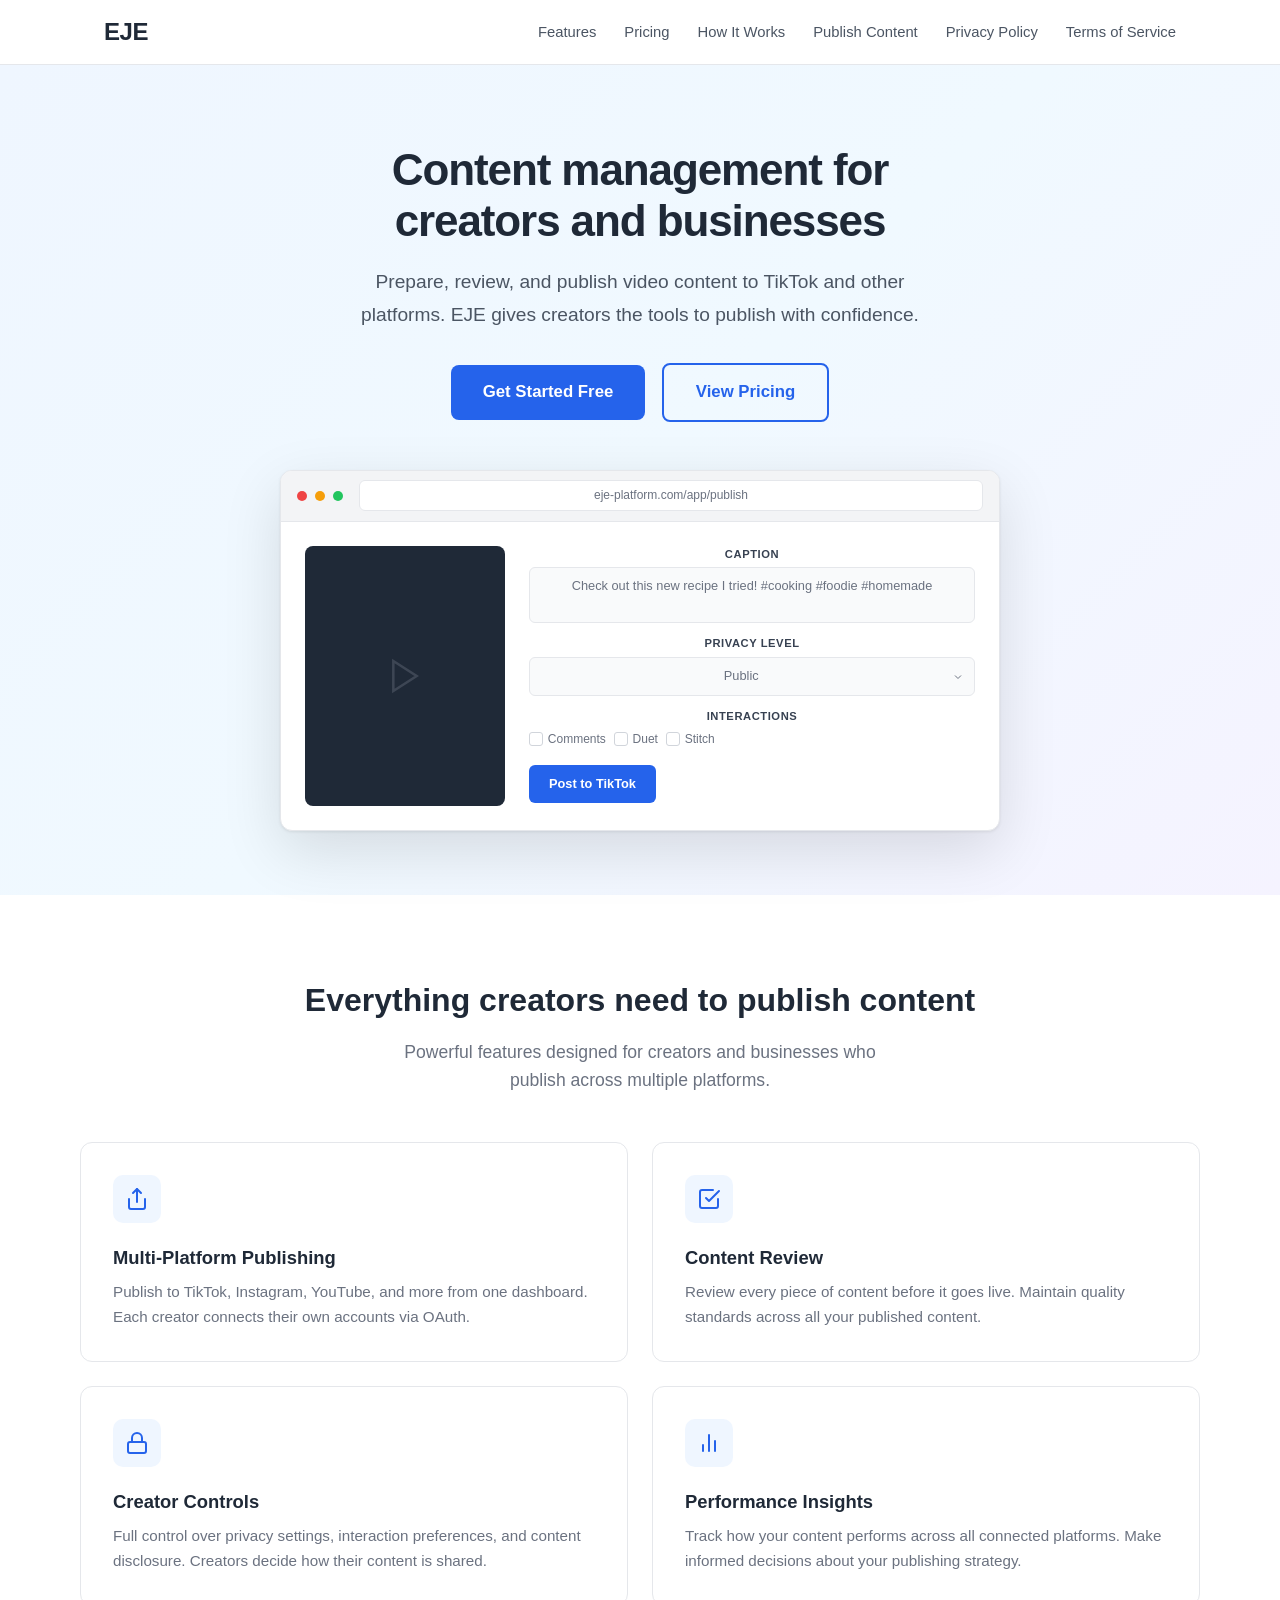
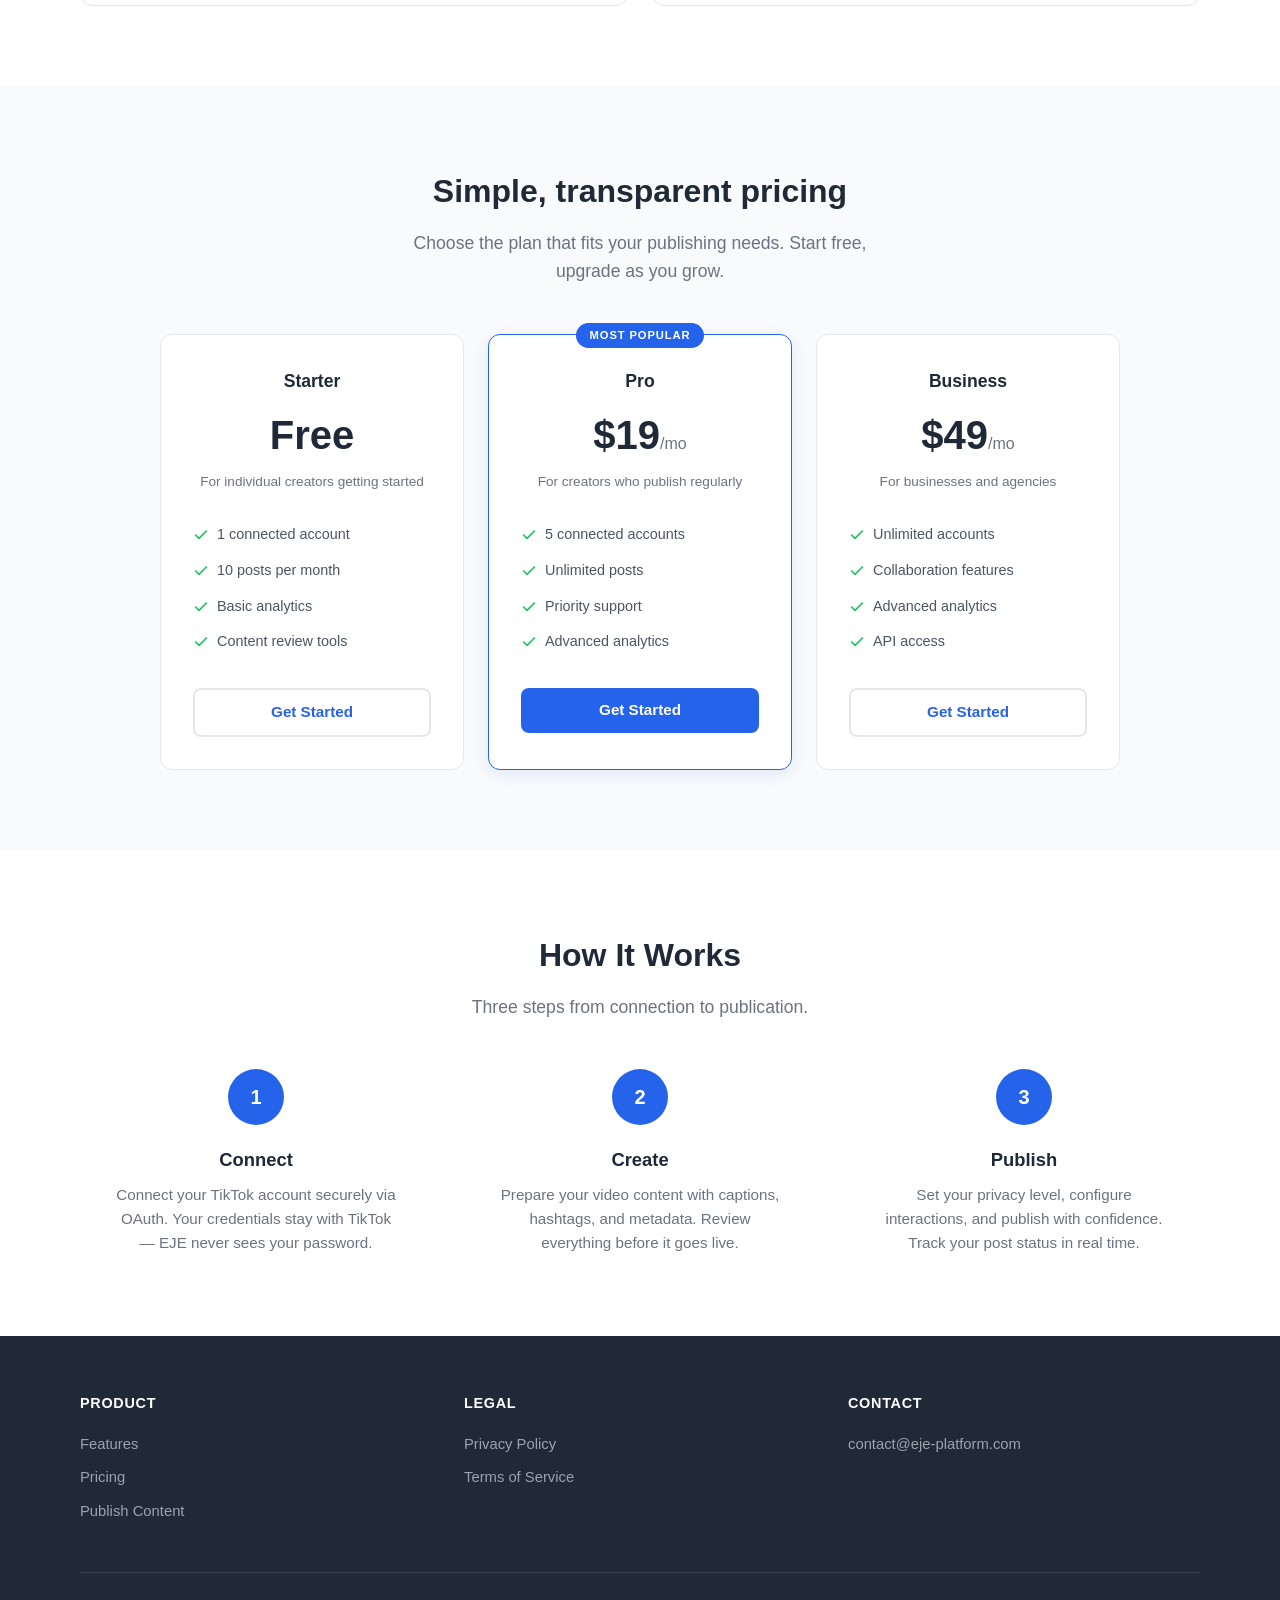
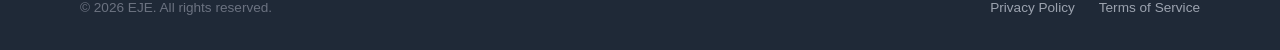
<file: index.html>
<!DOCTYPE html>
<html lang="en">
<head>
    <meta charset="UTF-8">
    <meta name="viewport" content="width=device-width, initial-scale=1.0">
    <title>EJE - Content Management for Creators and Businesses</title>
    <style>
        *, *::before, *::after {
            box-sizing: border-box;
            margin: 0;
            padding: 0;
        }

        html {
            scroll-behavior: smooth;
        }

        body {
            font-family: -apple-system, BlinkMacSystemFont, 'Segoe UI', Roboto, sans-serif;
            color: #1f2937;
            line-height: 1.6;
            background: #fff;
        }

        a {
            color: #2563eb;
            text-decoration: none;
        }

        a:hover {
            text-decoration: underline;
        }

        /* Header / Navigation */
        .header {
            position: sticky;
            top: 0;
            background: rgba(255, 255, 255, 0.95);
            backdrop-filter: blur(8px);
            border-bottom: 1px solid #e5e7eb;
            z-index: 100;
        }

        .header-inner {
            max-width: 1120px;
            margin: 0 auto;
            padding: 0 1.5rem;
            display: flex;
            align-items: center;
            justify-content: space-between;
            height: 64px;
        }

        .logo {
            font-size: 1.5rem;
            font-weight: 800;
            color: #1f2937;
            letter-spacing: -0.02em;
        }

        .nav-links {
            display: flex;
            align-items: center;
            gap: 1.75rem;
            list-style: none;
        }

        .nav-links a {
            color: #4b5563;
            font-size: 0.925rem;
            font-weight: 500;
            transition: color 0.2s;
        }

        .nav-links a:hover {
            color: #2563eb;
            text-decoration: none;
        }

        .nav-toggle {
            display: none;
            background: none;
            border: none;
            cursor: pointer;
            padding: 0.5rem;
        }

        .nav-toggle span {
            display: block;
            width: 22px;
            height: 2px;
            background: #1f2937;
            margin: 5px 0;
            transition: transform 0.2s;
        }

        /* Hero */
        .hero {
            background: linear-gradient(135deg, #eff6ff 0%, #f0f9ff 50%, #f5f3ff 100%);
            padding: 5rem 1.5rem 4rem;
            text-align: center;
        }

        .hero-inner {
            max-width: 1120px;
            margin: 0 auto;
        }

        .hero-text {
            max-width: 640px;
            margin: 0 auto 3rem;
        }

        .hero h1 {
            font-size: 2.75rem;
            font-weight: 800;
            line-height: 1.15;
            color: #1f2937;
            letter-spacing: -0.025em;
            margin-bottom: 1.25rem;
        }

        .hero p {
            font-size: 1.2rem;
            color: #4b5563;
            max-width: 560px;
            margin: 0 auto 2rem;
            line-height: 1.7;
        }

        .btn-primary {
            display: inline-block;
            background: #2563eb;
            color: #fff;
            padding: 0.85rem 2rem;
            border-radius: 8px;
            font-size: 1.05rem;
            font-weight: 600;
            transition: background 0.2s, transform 0.15s;
        }

        .btn-primary:hover {
            background: #1d4ed8;
            text-decoration: none;
            transform: translateY(-1px);
        }

        .btn-outline-hero {
            display: inline-block;
            background: transparent;
            color: #2563eb;
            padding: 0.85rem 2rem;
            border-radius: 8px;
            font-size: 1.05rem;
            font-weight: 600;
            border: 2px solid #2563eb;
            margin-left: 0.75rem;
            transition: background 0.2s, transform 0.15s;
        }

        .btn-outline-hero:hover {
            background: #eff6ff;
            text-decoration: none;
            transform: translateY(-1px);
        }

        /* Dashboard mockup */
        .dashboard-mockup {
            max-width: 720px;
            margin: 0 auto;
            background: #fff;
            border-radius: 12px;
            box-shadow: 0 20px 60px rgba(0, 0, 0, 0.12), 0 1px 3px rgba(0, 0, 0, 0.08);
            overflow: hidden;
            border: 1px solid #e5e7eb;
        }

        .mockup-toolbar {
            background: #f3f4f6;
            padding: 0.6rem 1rem;
            display: flex;
            align-items: center;
            gap: 0.5rem;
            border-bottom: 1px solid #e5e7eb;
        }

        .mockup-dot {
            width: 10px;
            height: 10px;
            border-radius: 50%;
            background: #d1d5db;
        }

        .mockup-dot:nth-child(1) { background: #ef4444; }
        .mockup-dot:nth-child(2) { background: #f59e0b; }
        .mockup-dot:nth-child(3) { background: #22c55e; }

        .mockup-url {
            flex: 1;
            background: #fff;
            border-radius: 6px;
            padding: 0.3rem 0.75rem;
            font-size: 0.75rem;
            color: #6b7280;
            margin-left: 0.5rem;
            border: 1px solid #e5e7eb;
        }

        .mockup-body {
            padding: 1.5rem;
            display: grid;
            grid-template-columns: 200px 1fr;
            gap: 1.5rem;
        }

        .mockup-preview {
            background: #1f2937;
            border-radius: 8px;
            height: 260px;
            display: flex;
            align-items: center;
            justify-content: center;
            color: #6b7280;
            font-size: 0.8rem;
        }

        .mockup-preview svg {
            opacity: 0.4;
        }

        .mockup-form {
            display: flex;
            flex-direction: column;
            gap: 0.75rem;
        }

        .mockup-field {
            display: flex;
            flex-direction: column;
            gap: 0.25rem;
        }

        .mockup-label {
            font-size: 0.7rem;
            font-weight: 600;
            color: #374151;
            text-transform: uppercase;
            letter-spacing: 0.05em;
        }

        .mockup-input {
            background: #f9fafb;
            border: 1px solid #e5e7eb;
            border-radius: 6px;
            padding: 0.5rem 0.65rem;
            font-size: 0.8rem;
            color: #6b7280;
        }

        .mockup-textarea {
            height: 56px;
            resize: none;
        }

        .mockup-select {
            appearance: none;
            background: #f9fafb url("data:image/svg+xml,%3Csvg xmlns='http://www.w3.org/2000/svg' width='12' height='12' viewBox='0 0 24 24' fill='none' stroke='%236b7280' stroke-width='2'%3E%3Cpath d='M6 9l6 6 6-6'/%3E%3C/svg%3E") no-repeat right 0.65rem center;
            padding-right: 2rem;
        }

        .mockup-row {
            display: flex;
            gap: 0.5rem;
            align-items: center;
        }

        .mockup-checkbox {
            display: flex;
            align-items: center;
            gap: 0.3rem;
            font-size: 0.75rem;
            color: #6b7280;
        }

        .mockup-checkbox-box {
            width: 14px;
            height: 14px;
            border: 1.5px solid #d1d5db;
            border-radius: 3px;
            background: #fff;
        }

        .mockup-btn {
            background: #2563eb;
            color: #fff;
            border: none;
            border-radius: 6px;
            padding: 0.55rem 1.25rem;
            font-size: 0.8rem;
            font-weight: 600;
            cursor: default;
            align-self: flex-start;
            margin-top: 0.25rem;
        }

        /* Section shared styles */
        .section {
            padding: 5rem 1.5rem;
        }

        .section-alt {
            background: #f9fafb;
        }

        .section-inner {
            max-width: 1120px;
            margin: 0 auto;
        }

        .section-heading {
            text-align: center;
            margin-bottom: 3rem;
        }

        .section-heading h2 {
            font-size: 2rem;
            font-weight: 700;
            color: #1f2937;
            margin-bottom: 0.75rem;
        }

        .section-heading p {
            font-size: 1.1rem;
            color: #6b7280;
            max-width: 520px;
            margin: 0 auto;
        }

        /* Features grid */
        .features-grid {
            display: grid;
            grid-template-columns: repeat(2, 1fr);
            gap: 1.5rem;
        }

        .feature-card {
            background: #fff;
            border: 1px solid #e5e7eb;
            border-radius: 12px;
            padding: 2rem;
            transition: box-shadow 0.25s, transform 0.2s;
        }

        .feature-card:hover {
            box-shadow: 0 8px 24px rgba(0, 0, 0, 0.08);
            transform: translateY(-2px);
        }

        .feature-icon {
            width: 48px;
            height: 48px;
            border-radius: 10px;
            background: #eff6ff;
            display: flex;
            align-items: center;
            justify-content: center;
            margin-bottom: 1.25rem;
            font-size: 1.35rem;
        }

        .feature-card h3 {
            font-size: 1.15rem;
            font-weight: 600;
            color: #1f2937;
            margin-bottom: 0.5rem;
        }

        .feature-card p {
            font-size: 0.95rem;
            color: #6b7280;
            line-height: 1.6;
        }

        /* Pricing */
        .pricing-grid {
            display: grid;
            grid-template-columns: repeat(3, 1fr);
            gap: 1.5rem;
            max-width: 960px;
            margin: 0 auto;
        }

        .pricing-card {
            background: #fff;
            border: 1px solid #e5e7eb;
            border-radius: 12px;
            padding: 2rem;
            text-align: center;
            position: relative;
            transition: box-shadow 0.25s, transform 0.2s;
        }

        .pricing-card:hover {
            box-shadow: 0 8px 24px rgba(0, 0, 0, 0.08);
            transform: translateY(-2px);
        }

        .pricing-card.featured {
            border-color: #2563eb;
            box-shadow: 0 4px 16px rgba(37, 99, 235, 0.12);
        }

        .pricing-badge {
            position: absolute;
            top: -12px;
            left: 50%;
            transform: translateX(-50%);
            background: #2563eb;
            color: #fff;
            font-size: 0.7rem;
            font-weight: 700;
            text-transform: uppercase;
            letter-spacing: 0.08em;
            padding: 0.25rem 0.85rem;
            border-radius: 20px;
        }

        .pricing-tier {
            font-size: 1.1rem;
            font-weight: 700;
            color: #1f2937;
            margin-bottom: 0.5rem;
        }

        .pricing-price {
            font-size: 2.5rem;
            font-weight: 800;
            color: #1f2937;
            margin-bottom: 0.25rem;
        }

        .pricing-price span {
            font-size: 1rem;
            font-weight: 500;
            color: #6b7280;
        }

        .pricing-desc {
            font-size: 0.85rem;
            color: #6b7280;
            margin-bottom: 1.5rem;
        }

        .pricing-features {
            list-style: none;
            text-align: left;
            margin-bottom: 1.75rem;
        }

        .pricing-features li {
            font-size: 0.9rem;
            color: #4b5563;
            padding: 0.4rem 0;
            padding-left: 1.5rem;
            position: relative;
        }

        .pricing-features li::before {
            content: "";
            position: absolute;
            left: 0;
            top: 0.65rem;
            width: 16px;
            height: 16px;
            background: url("data:image/svg+xml,%3Csvg xmlns='http://www.w3.org/2000/svg' width='16' height='16' viewBox='0 0 24 24' fill='none' stroke='%2322c55e' stroke-width='2.5' stroke-linecap='round' stroke-linejoin='round'%3E%3Cpath d='M20 6L9 17l-5-5'/%3E%3C/svg%3E") no-repeat center;
        }

        .btn-pricing {
            display: inline-block;
            padding: 0.65rem 1.5rem;
            border-radius: 8px;
            font-size: 0.95rem;
            font-weight: 600;
            transition: background 0.2s, transform 0.15s;
            width: 100%;
            text-align: center;
        }

        .btn-pricing-primary {
            background: #2563eb;
            color: #fff;
        }

        .btn-pricing-primary:hover {
            background: #1d4ed8;
            text-decoration: none;
            transform: translateY(-1px);
        }

        .btn-pricing-outline {
            background: transparent;
            color: #2563eb;
            border: 2px solid #e5e7eb;
        }

        .btn-pricing-outline:hover {
            border-color: #2563eb;
            text-decoration: none;
            transform: translateY(-1px);
        }

        /* How It Works */
        .steps {
            display: grid;
            grid-template-columns: repeat(3, 1fr);
            gap: 2rem;
            counter-reset: step;
        }

        .step {
            text-align: center;
            position: relative;
        }

        .step-number {
            width: 56px;
            height: 56px;
            background: #2563eb;
            color: #fff;
            border-radius: 50%;
            display: flex;
            align-items: center;
            justify-content: center;
            font-size: 1.25rem;
            font-weight: 700;
            margin: 0 auto 1.25rem;
        }

        .step h3 {
            font-size: 1.15rem;
            font-weight: 600;
            color: #1f2937;
            margin-bottom: 0.5rem;
        }

        .step p {
            font-size: 0.95rem;
            color: #6b7280;
            line-height: 1.6;
            max-width: 280px;
            margin: 0 auto;
        }

        /* Footer */
        .footer {
            background: #1f2937;
            color: #d1d5db;
            padding: 3.5rem 1.5rem 2rem;
        }

        .footer-inner {
            max-width: 1120px;
            margin: 0 auto;
        }

        .footer-columns {
            display: grid;
            grid-template-columns: repeat(3, 1fr);
            gap: 2rem;
            margin-bottom: 2.5rem;
        }

        .footer-col h4 {
            color: #fff;
            font-size: 0.9rem;
            font-weight: 600;
            text-transform: uppercase;
            letter-spacing: 0.05em;
            margin-bottom: 1rem;
        }

        .footer-col ul {
            list-style: none;
        }

        .footer-col li {
            margin-bottom: 0.5rem;
        }

        .footer-col a {
            color: #9ca3af;
            font-size: 0.925rem;
            transition: color 0.2s;
        }

        .footer-col a:hover {
            color: #fff;
            text-decoration: none;
        }

        .footer-bottom {
            border-top: 1px solid #374151;
            padding-top: 1.5rem;
            display: flex;
            align-items: center;
            justify-content: space-between;
            flex-wrap: wrap;
            gap: 1rem;
        }

        .footer-bottom p {
            font-size: 0.85rem;
            color: #6b7280;
        }

        .footer-legal-links {
            display: flex;
            gap: 1.5rem;
        }

        .footer-legal-links a {
            font-size: 0.85rem;
            color: #9ca3af;
        }

        .footer-legal-links a:hover {
            color: #fff;
        }

        /* Responsive */
        @media (max-width: 768px) {
            .nav-toggle {
                display: block;
            }

            .nav-links {
                display: none;
                position: absolute;
                top: 64px;
                left: 0;
                right: 0;
                background: #fff;
                flex-direction: column;
                padding: 1rem 1.5rem 1.5rem;
                border-bottom: 1px solid #e5e7eb;
                gap: 1rem;
            }

            .nav-links.open {
                display: flex;
            }

            .hero {
                padding: 3rem 1.5rem 2.5rem;
            }

            .hero h1 {
                font-size: 2rem;
            }

            .hero p {
                font-size: 1.05rem;
            }

            .hero-text {
                margin-bottom: 2rem;
            }

            .btn-outline-hero {
                margin-left: 0;
                margin-top: 0.5rem;
            }

            .mockup-body {
                grid-template-columns: 1fr;
            }

            .mockup-preview {
                height: 160px;
            }

            .features-grid {
                grid-template-columns: 1fr;
            }

            .pricing-grid {
                grid-template-columns: 1fr;
                max-width: 360px;
            }

            .steps {
                grid-template-columns: 1fr;
                gap: 2.5rem;
            }

            .footer-columns {
                grid-template-columns: 1fr;
                gap: 1.5rem;
            }

            .footer-bottom {
                flex-direction: column;
                align-items: flex-start;
            }
        }
    </style>
</head>
<body>

    <!-- Header / Navigation -->
    <header class="header">
        <div class="header-inner">
            <div class="logo">EJE</div>
            <button class="nav-toggle" aria-label="Toggle navigation" onclick="document.querySelector('.nav-links').classList.toggle('open')">
                <span></span><span></span><span></span>
            </button>
            <ul class="nav-links">
                <li><a href="#features">Features</a></li>
                <li><a href="#pricing">Pricing</a></li>
                <li><a href="#how-it-works">How It Works</a></li>
                <li><a href="app/publish.html">Publish Content</a></li>
                <li><a href="privacy-policy.html">Privacy Policy</a></li>
                <li><a href="terms-of-service.html">Terms of Service</a></li>
            </ul>
        </div>
    </header>

    <!-- Hero -->
    <section class="hero">
        <div class="hero-inner">
            <div class="hero-text">
                <h1>Content management for creators and businesses</h1>
                <p>Prepare, review, and publish video content to TikTok and other platforms. EJE gives creators the tools to publish with confidence.</p>
                <a href="app/publish.html" class="btn-primary">Get Started Free</a>
                <a href="#pricing" class="btn-outline-hero">View Pricing</a>
            </div>

            <!-- Dashboard Mockup -->
            <div class="dashboard-mockup">
                <div class="mockup-toolbar">
                    <div class="mockup-dot"></div>
                    <div class="mockup-dot"></div>
                    <div class="mockup-dot"></div>
                    <div class="mockup-url">eje-platform.com/app/publish</div>
                </div>
                <div class="mockup-body">
                    <div class="mockup-preview">
                        <svg width="40" height="40" fill="none" stroke="#6b7280" stroke-width="1.5" viewBox="0 0 24 24"><polygon points="5 3 19 12 5 21 5 3"/></svg>
                    </div>
                    <div class="mockup-form">
                        <div class="mockup-field">
                            <div class="mockup-label">Caption</div>
                            <div class="mockup-input mockup-textarea">Check out this new recipe I tried! #cooking #foodie #homemade</div>
                        </div>
                        <div class="mockup-field">
                            <div class="mockup-label">Privacy Level</div>
                            <div class="mockup-input mockup-select">Public</div>
                        </div>
                        <div class="mockup-field">
                            <div class="mockup-label">Interactions</div>
                            <div class="mockup-row">
                                <div class="mockup-checkbox"><div class="mockup-checkbox-box"></div> Comments</div>
                                <div class="mockup-checkbox"><div class="mockup-checkbox-box"></div> Duet</div>
                                <div class="mockup-checkbox"><div class="mockup-checkbox-box"></div> Stitch</div>
                            </div>
                        </div>
                        <div class="mockup-btn">Post to TikTok</div>
                    </div>
                </div>
            </div>
        </div>
    </section>

    <!-- Features -->
    <section id="features" class="section">
        <div class="section-inner">
            <div class="section-heading">
                <h2>Everything creators need to publish content</h2>
                <p>Powerful features designed for creators and businesses who publish across multiple platforms.</p>
            </div>
            <div class="features-grid">
                <div class="feature-card">
                    <div class="feature-icon">
                        <svg width="24" height="24" fill="none" stroke="#2563eb" stroke-width="2" stroke-linecap="round" stroke-linejoin="round" viewBox="0 0 24 24"><path d="M4 12v8a2 2 0 0 0 2 2h12a2 2 0 0 0 2-2v-8"/><polyline points="16 6 12 2 8 6"/><line x1="12" y1="2" x2="12" y2="15"/></svg>
                    </div>
                    <h3>Multi-Platform Publishing</h3>
                    <p>Publish to TikTok, Instagram, YouTube, and more from one dashboard. Each creator connects their own accounts via OAuth.</p>
                </div>
                <div class="feature-card">
                    <div class="feature-icon">
                        <svg width="24" height="24" fill="none" stroke="#2563eb" stroke-width="2" stroke-linecap="round" stroke-linejoin="round" viewBox="0 0 24 24"><path d="M9 11l3 3L22 4"/><path d="M21 12v7a2 2 0 0 1-2 2H5a2 2 0 0 1-2-2V5a2 2 0 0 1 2-2h11"/></svg>
                    </div>
                    <h3>Content Review</h3>
                    <p>Review every piece of content before it goes live. Maintain quality standards across all your published content.</p>
                </div>
                <div class="feature-card">
                    <div class="feature-icon">
                        <svg width="24" height="24" fill="none" stroke="#2563eb" stroke-width="2" stroke-linecap="round" stroke-linejoin="round" viewBox="0 0 24 24"><rect x="3" y="11" width="18" height="11" rx="2"/><path d="M7 11V7a5 5 0 0 1 10 0v4"/></svg>
                    </div>
                    <h3>Creator Controls</h3>
                    <p>Full control over privacy settings, interaction preferences, and content disclosure. Creators decide how their content is shared.</p>
                </div>
                <div class="feature-card">
                    <div class="feature-icon">
                        <svg width="24" height="24" fill="none" stroke="#2563eb" stroke-width="2" stroke-linecap="round" stroke-linejoin="round" viewBox="0 0 24 24"><line x1="18" y1="20" x2="18" y2="10"/><line x1="12" y1="20" x2="12" y2="4"/><line x1="6" y1="20" x2="6" y2="14"/></svg>
                    </div>
                    <h3>Performance Insights</h3>
                    <p>Track how your content performs across all connected platforms. Make informed decisions about your publishing strategy.</p>
                </div>
            </div>
        </div>
    </section>

    <!-- Pricing -->
    <section id="pricing" class="section section-alt">
        <div class="section-inner">
            <div class="section-heading">
                <h2>Simple, transparent pricing</h2>
                <p>Choose the plan that fits your publishing needs. Start free, upgrade as you grow.</p>
            </div>
            <div class="pricing-grid">
                <div class="pricing-card">
                    <div class="pricing-tier">Starter</div>
                    <div class="pricing-price">Free</div>
                    <div class="pricing-desc">For individual creators getting started</div>
                    <ul class="pricing-features">
                        <li>1 connected account</li>
                        <li>10 posts per month</li>
                        <li>Basic analytics</li>
                        <li>Content review tools</li>
                    </ul>
                    <a href="app/publish.html" class="btn-pricing btn-pricing-outline">Get Started</a>
                </div>
                <div class="pricing-card featured">
                    <div class="pricing-badge">Most Popular</div>
                    <div class="pricing-tier">Pro</div>
                    <div class="pricing-price">$19<span>/mo</span></div>
                    <div class="pricing-desc">For creators who publish regularly</div>
                    <ul class="pricing-features">
                        <li>5 connected accounts</li>
                        <li>Unlimited posts</li>
                        <li>Priority support</li>
                        <li>Advanced analytics</li>
                    </ul>
                    <a href="app/publish.html" class="btn-pricing btn-pricing-primary">Get Started</a>
                </div>
                <div class="pricing-card">
                    <div class="pricing-tier">Business</div>
                    <div class="pricing-price">$49<span>/mo</span></div>
                    <div class="pricing-desc">For businesses and agencies</div>
                    <ul class="pricing-features">
                        <li>Unlimited accounts</li>
                        <li>Collaboration features</li>
                        <li>Advanced analytics</li>
                        <li>API access</li>
                    </ul>
                    <a href="app/publish.html" class="btn-pricing btn-pricing-outline">Get Started</a>
                </div>
            </div>
        </div>
    </section>

    <!-- How It Works -->
    <section id="how-it-works" class="section">
        <div class="section-inner">
            <div class="section-heading">
                <h2>How It Works</h2>
                <p>Three steps from connection to publication.</p>
            </div>
            <div class="steps">
                <div class="step">
                    <div class="step-number">1</div>
                    <h3>Connect</h3>
                    <p>Connect your TikTok account securely via OAuth. Your credentials stay with TikTok — EJE never sees your password.</p>
                </div>
                <div class="step">
                    <div class="step-number">2</div>
                    <h3>Create</h3>
                    <p>Prepare your video content with captions, hashtags, and metadata. Review everything before it goes live.</p>
                </div>
                <div class="step">
                    <div class="step-number">3</div>
                    <h3>Publish</h3>
                    <p>Set your privacy level, configure interactions, and publish with confidence. Track your post status in real time.</p>
                </div>
            </div>
        </div>
    </section>

    <!-- Footer -->
    <footer class="footer">
        <div class="footer-inner">
            <div class="footer-columns">
                <div class="footer-col">
                    <h4>Product</h4>
                    <ul>
                        <li><a href="#features">Features</a></li>
                        <li><a href="#pricing">Pricing</a></li>
                        <li><a href="app/publish.html">Publish Content</a></li>
                    </ul>
                </div>
                <div class="footer-col">
                    <h4>Legal</h4>
                    <ul>
                        <li><a href="privacy-policy.html">Privacy Policy</a></li>
                        <li><a href="terms-of-service.html">Terms of Service</a></li>
                    </ul>
                </div>
                <div class="footer-col">
                    <h4>Contact</h4>
                    <ul>
                        <li><a href="mailto:contact@eje-platform.com">contact@eje-platform.com</a></li>
                    </ul>
                </div>
            </div>
            <div class="footer-bottom">
                <p>&copy; 2026 EJE. All rights reserved.</p>
                <div class="footer-legal-links">
                    <a href="privacy-policy.html">Privacy Policy</a>
                    <a href="terms-of-service.html">Terms of Service</a>
                </div>
            </div>
        </div>
    </footer>

</body>
</html>
</file>
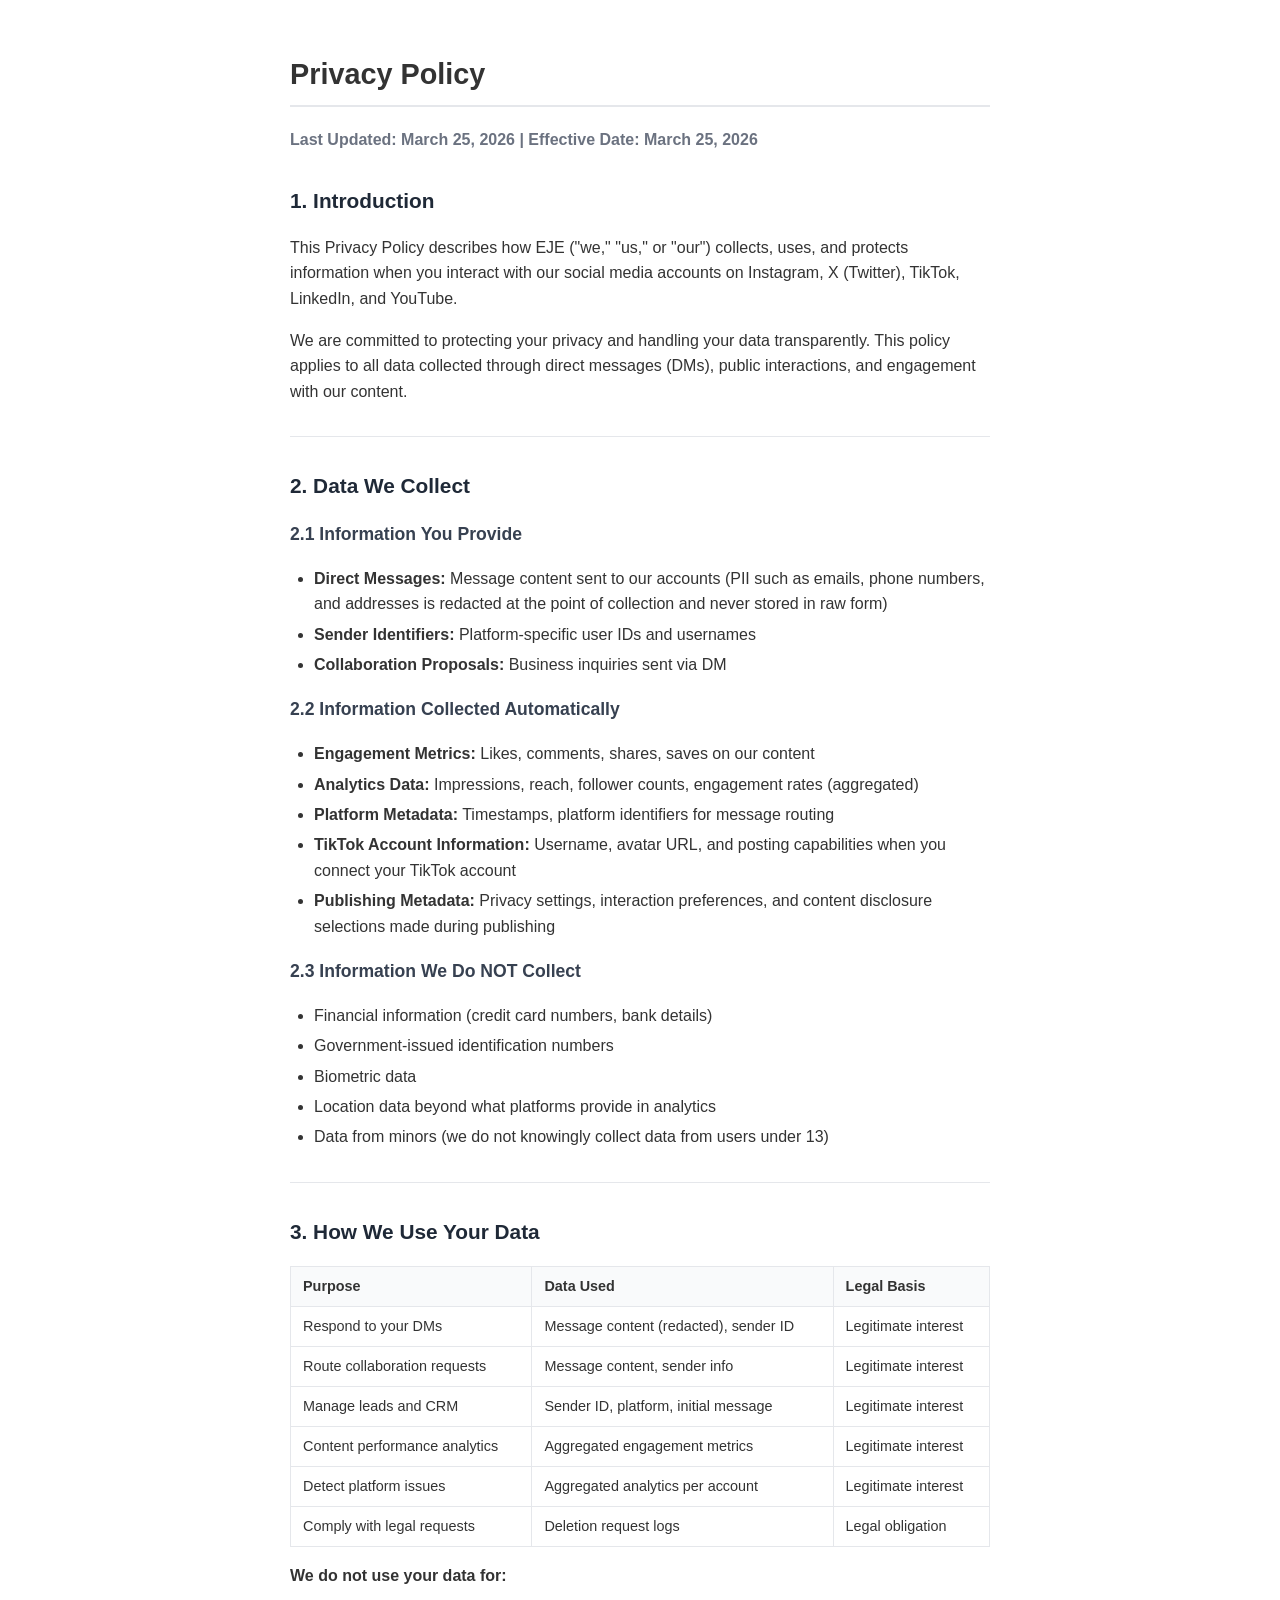
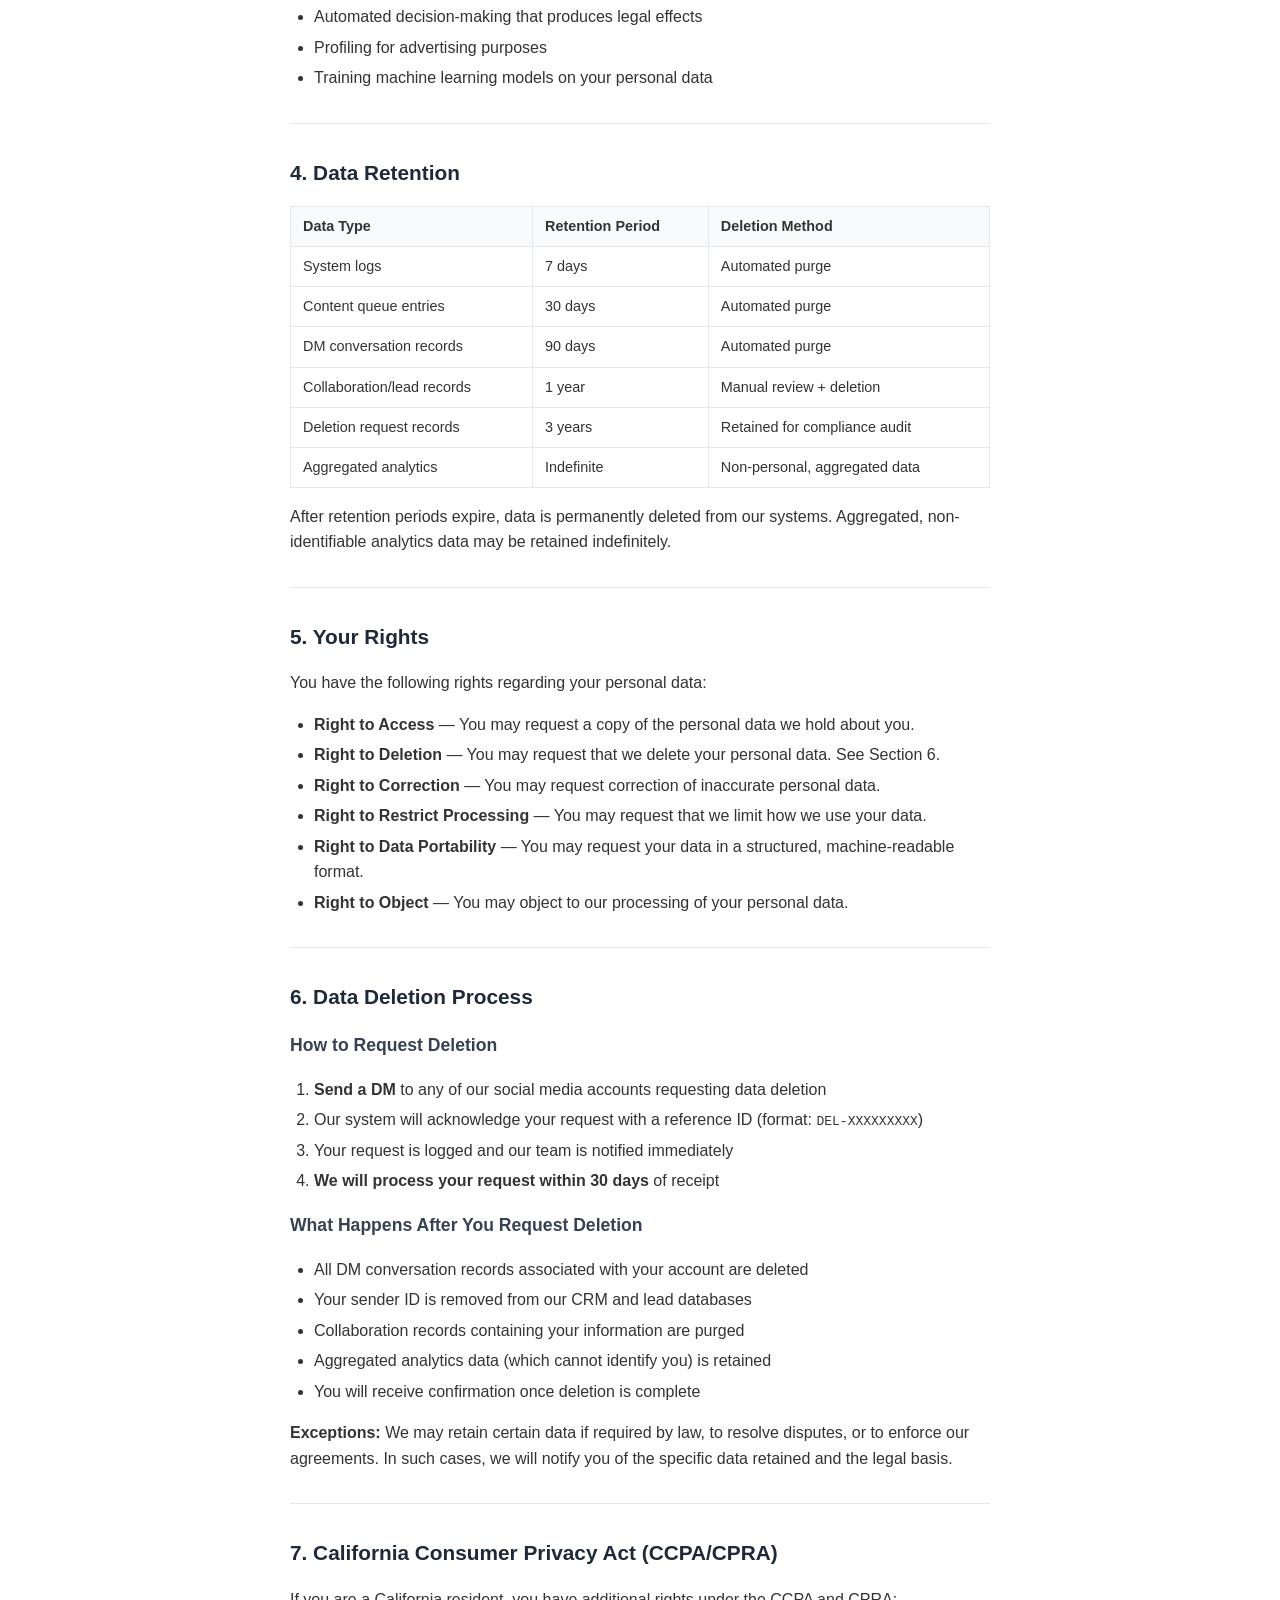
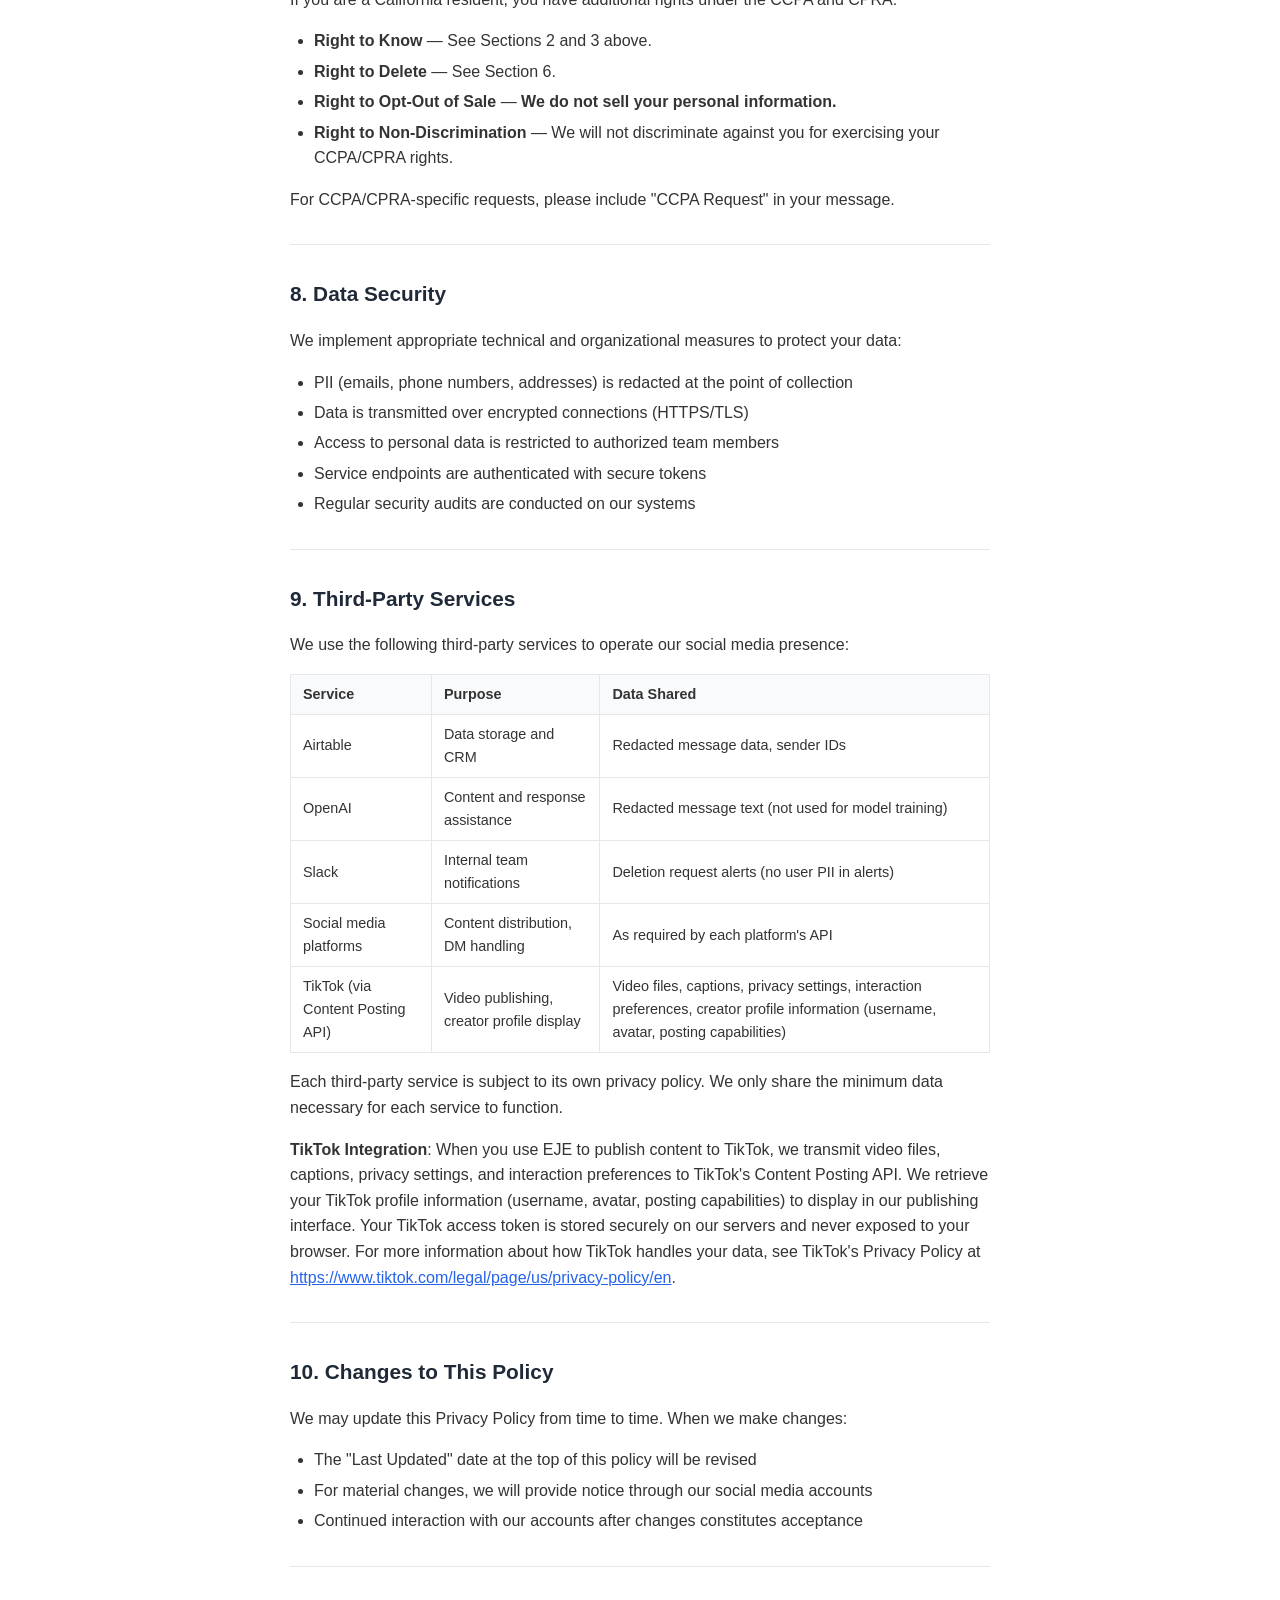
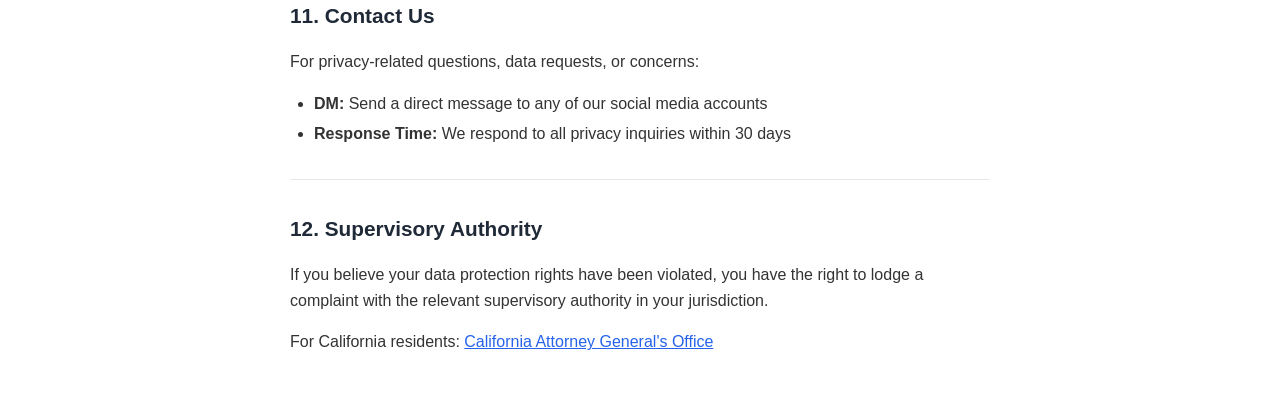
<file: privacy-policy.html>
<!DOCTYPE html>
<html lang="en">
<head>
    <meta charset="UTF-8">
    <meta name="viewport" content="width=device-width, initial-scale=1.0">
    <title>Privacy Policy - EJE</title>
    <style>
        body { font-family: -apple-system, BlinkMacSystemFont, 'Segoe UI', Roboto, sans-serif; max-width: 700px; margin: 0 auto; padding: 2rem 1rem; color: #333; line-height: 1.6; }
        h1 { font-size: 1.8rem; border-bottom: 2px solid #e5e7eb; padding-bottom: 0.5rem; }
        h2 { font-size: 1.3rem; margin-top: 2rem; color: #1f2937; }
        h3 { font-size: 1.1rem; color: #374151; }
        hr { border: none; border-top: 1px solid #e5e7eb; margin: 2rem 0; }
        table { width: 100%; border-collapse: collapse; margin: 1rem 0; font-size: 0.9rem; }
        th, td { border: 1px solid #e5e7eb; padding: 0.5rem 0.75rem; text-align: left; }
        th { background: #f9fafb; font-weight: 600; }
        ul, ol { padding-left: 1.5rem; }
        li { margin-bottom: 0.3rem; }
        .meta { font-weight: bold; color: #6b7280; margin-bottom: 2rem; }
        a { color: #2563eb; }
    </style>
</head>
<body>
    <h1>Privacy Policy</h1>
    <p class="meta">Last Updated: March 25, 2026 | Effective Date: March 25, 2026</p>

    <h2>1. Introduction</h2>
    <p>This Privacy Policy describes how EJE ("we," "us," or "our") collects, uses, and protects information when you interact with our social media accounts on Instagram, X (Twitter), TikTok, LinkedIn, and YouTube.</p>
    <p>We are committed to protecting your privacy and handling your data transparently. This policy applies to all data collected through direct messages (DMs), public interactions, and engagement with our content.</p>

    <hr>

    <h2>2. Data We Collect</h2>

    <h3>2.1 Information You Provide</h3>
    <ul>
        <li><strong>Direct Messages:</strong> Message content sent to our accounts (PII such as emails, phone numbers, and addresses is redacted at the point of collection and never stored in raw form)</li>
        <li><strong>Sender Identifiers:</strong> Platform-specific user IDs and usernames</li>
        <li><strong>Collaboration Proposals:</strong> Business inquiries sent via DM</li>
    </ul>

    <h3>2.2 Information Collected Automatically</h3>
    <ul>
        <li><strong>Engagement Metrics:</strong> Likes, comments, shares, saves on our content</li>
        <li><strong>Analytics Data:</strong> Impressions, reach, follower counts, engagement rates (aggregated)</li>
        <li><strong>Platform Metadata:</strong> Timestamps, platform identifiers for message routing</li>
        <li><strong>TikTok Account Information:</strong> Username, avatar URL, and posting capabilities when you connect your TikTok account</li>
        <li><strong>Publishing Metadata:</strong> Privacy settings, interaction preferences, and content disclosure selections made during publishing</li>
    </ul>

    <h3>2.3 Information We Do NOT Collect</h3>
    <ul>
        <li>Financial information (credit card numbers, bank details)</li>
        <li>Government-issued identification numbers</li>
        <li>Biometric data</li>
        <li>Location data beyond what platforms provide in analytics</li>
        <li>Data from minors (we do not knowingly collect data from users under 13)</li>
    </ul>

    <hr>

    <h2>3. How We Use Your Data</h2>
    <table>
        <tr><th>Purpose</th><th>Data Used</th><th>Legal Basis</th></tr>
        <tr><td>Respond to your DMs</td><td>Message content (redacted), sender ID</td><td>Legitimate interest</td></tr>
        <tr><td>Route collaboration requests</td><td>Message content, sender info</td><td>Legitimate interest</td></tr>
        <tr><td>Manage leads and CRM</td><td>Sender ID, platform, initial message</td><td>Legitimate interest</td></tr>
        <tr><td>Content performance analytics</td><td>Aggregated engagement metrics</td><td>Legitimate interest</td></tr>
        <tr><td>Detect platform issues</td><td>Aggregated analytics per account</td><td>Legitimate interest</td></tr>
        <tr><td>Comply with legal requests</td><td>Deletion request logs</td><td>Legal obligation</td></tr>
    </table>
    <p><strong>We do not use your data for:</strong></p>
    <ul>
        <li>Automated decision-making that produces legal effects</li>
        <li>Profiling for advertising purposes</li>
        <li>Training machine learning models on your personal data</li>
    </ul>

    <hr>

    <h2>4. Data Retention</h2>
    <table>
        <tr><th>Data Type</th><th>Retention Period</th><th>Deletion Method</th></tr>
        <tr><td>System logs</td><td>7 days</td><td>Automated purge</td></tr>
        <tr><td>Content queue entries</td><td>30 days</td><td>Automated purge</td></tr>
        <tr><td>DM conversation records</td><td>90 days</td><td>Automated purge</td></tr>
        <tr><td>Collaboration/lead records</td><td>1 year</td><td>Manual review + deletion</td></tr>
        <tr><td>Deletion request records</td><td>3 years</td><td>Retained for compliance audit</td></tr>
        <tr><td>Aggregated analytics</td><td>Indefinite</td><td>Non-personal, aggregated data</td></tr>
    </table>
    <p>After retention periods expire, data is permanently deleted from our systems. Aggregated, non-identifiable analytics data may be retained indefinitely.</p>

    <hr>

    <h2>5. Your Rights</h2>
    <p>You have the following rights regarding your personal data:</p>
    <ul>
        <li><strong>Right to Access</strong> &mdash; You may request a copy of the personal data we hold about you.</li>
        <li><strong>Right to Deletion</strong> &mdash; You may request that we delete your personal data. See Section 6.</li>
        <li><strong>Right to Correction</strong> &mdash; You may request correction of inaccurate personal data.</li>
        <li><strong>Right to Restrict Processing</strong> &mdash; You may request that we limit how we use your data.</li>
        <li><strong>Right to Data Portability</strong> &mdash; You may request your data in a structured, machine-readable format.</li>
        <li><strong>Right to Object</strong> &mdash; You may object to our processing of your personal data.</li>
    </ul>

    <hr>

    <h2>6. Data Deletion Process</h2>

    <h3>How to Request Deletion</h3>
    <ol>
        <li><strong>Send a DM</strong> to any of our social media accounts requesting data deletion</li>
        <li>Our system will acknowledge your request with a reference ID (format: <code>DEL-XXXXXXXXX</code>)</li>
        <li>Your request is logged and our team is notified immediately</li>
        <li><strong>We will process your request within 30 days</strong> of receipt</li>
    </ol>

    <h3>What Happens After You Request Deletion</h3>
    <ul>
        <li>All DM conversation records associated with your account are deleted</li>
        <li>Your sender ID is removed from our CRM and lead databases</li>
        <li>Collaboration records containing your information are purged</li>
        <li>Aggregated analytics data (which cannot identify you) is retained</li>
        <li>You will receive confirmation once deletion is complete</li>
    </ul>
    <p><strong>Exceptions:</strong> We may retain certain data if required by law, to resolve disputes, or to enforce our agreements. In such cases, we will notify you of the specific data retained and the legal basis.</p>

    <hr>

    <h2>7. California Consumer Privacy Act (CCPA/CPRA)</h2>
    <p>If you are a California resident, you have additional rights under the CCPA and CPRA:</p>
    <ul>
        <li><strong>Right to Know</strong> &mdash; See Sections 2 and 3 above.</li>
        <li><strong>Right to Delete</strong> &mdash; See Section 6.</li>
        <li><strong>Right to Opt-Out of Sale</strong> &mdash; <strong>We do not sell your personal information.</strong></li>
        <li><strong>Right to Non-Discrimination</strong> &mdash; We will not discriminate against you for exercising your CCPA/CPRA rights.</li>
    </ul>
    <p>For CCPA/CPRA-specific requests, please include "CCPA Request" in your message.</p>

    <hr>

    <h2>8. Data Security</h2>
    <p>We implement appropriate technical and organizational measures to protect your data:</p>
    <ul>
        <li>PII (emails, phone numbers, addresses) is redacted at the point of collection</li>
        <li>Data is transmitted over encrypted connections (HTTPS/TLS)</li>
        <li>Access to personal data is restricted to authorized team members</li>
        <li>Service endpoints are authenticated with secure tokens</li>
        <li>Regular security audits are conducted on our systems</li>
    </ul>

    <hr>

    <h2>9. Third-Party Services</h2>
    <p>We use the following third-party services to operate our social media presence:</p>
    <table>
        <tr><th>Service</th><th>Purpose</th><th>Data Shared</th></tr>
        <tr><td>Airtable</td><td>Data storage and CRM</td><td>Redacted message data, sender IDs</td></tr>
        <tr><td>OpenAI</td><td>Content and response assistance</td><td>Redacted message text (not used for model training)</td></tr>
        <tr><td>Slack</td><td>Internal team notifications</td><td>Deletion request alerts (no user PII in alerts)</td></tr>
        <tr><td>Social media platforms</td><td>Content distribution, DM handling</td><td>As required by each platform's API</td></tr>
        <tr><td>TikTok (via Content Posting API)</td><td>Video publishing, creator profile display</td><td>Video files, captions, privacy settings, interaction preferences, creator profile information (username, avatar, posting capabilities)</td></tr>
    </table>
    <p>Each third-party service is subject to its own privacy policy. We only share the minimum data necessary for each service to function.</p>
    <p><strong>TikTok Integration</strong>: When you use EJE to publish content to TikTok, we transmit video files, captions, privacy settings, and interaction preferences to TikTok's Content Posting API. We retrieve your TikTok profile information (username, avatar, posting capabilities) to display in our publishing interface. Your TikTok access token is stored securely on our servers and never exposed to your browser. For more information about how TikTok handles your data, see TikTok's Privacy Policy at <a href="https://www.tiktok.com/legal/page/us/privacy-policy/en">https://www.tiktok.com/legal/page/us/privacy-policy/en</a>.</p>

    <hr>

    <h2>10. Changes to This Policy</h2>
    <p>We may update this Privacy Policy from time to time. When we make changes:</p>
    <ul>
        <li>The "Last Updated" date at the top of this policy will be revised</li>
        <li>For material changes, we will provide notice through our social media accounts</li>
        <li>Continued interaction with our accounts after changes constitutes acceptance</li>
    </ul>

    <hr>

    <h2>11. Contact Us</h2>
    <p>For privacy-related questions, data requests, or concerns:</p>
    <ul>
        <li><strong>DM:</strong> Send a direct message to any of our social media accounts</li>
        <li><strong>Response Time:</strong> We respond to all privacy inquiries within 30 days</li>
    </ul>

    <hr>

    <h2>12. Supervisory Authority</h2>
    <p>If you believe your data protection rights have been violated, you have the right to lodge a complaint with the relevant supervisory authority in your jurisdiction.</p>
    <p>For California residents: <a href="https://oag.ca.gov/privacy">California Attorney General's Office</a></p>
</body>
</html>
</file>
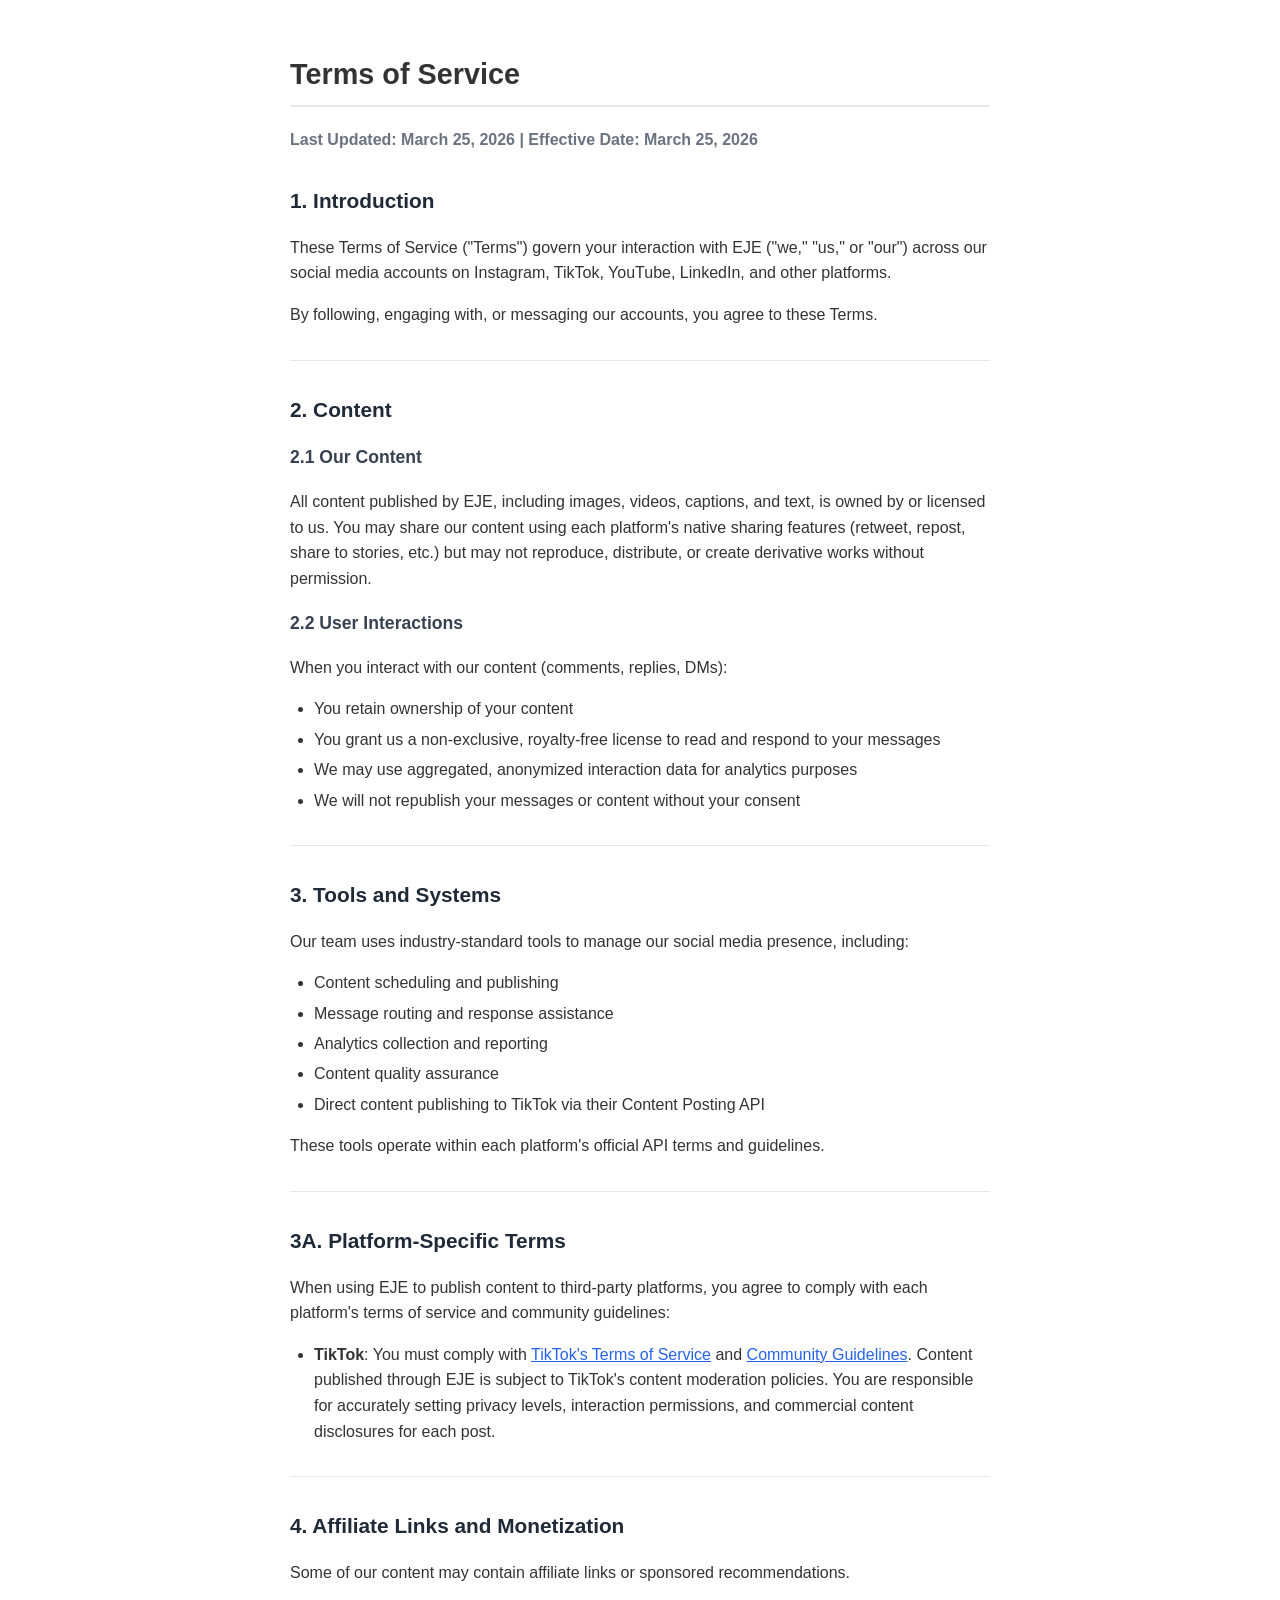
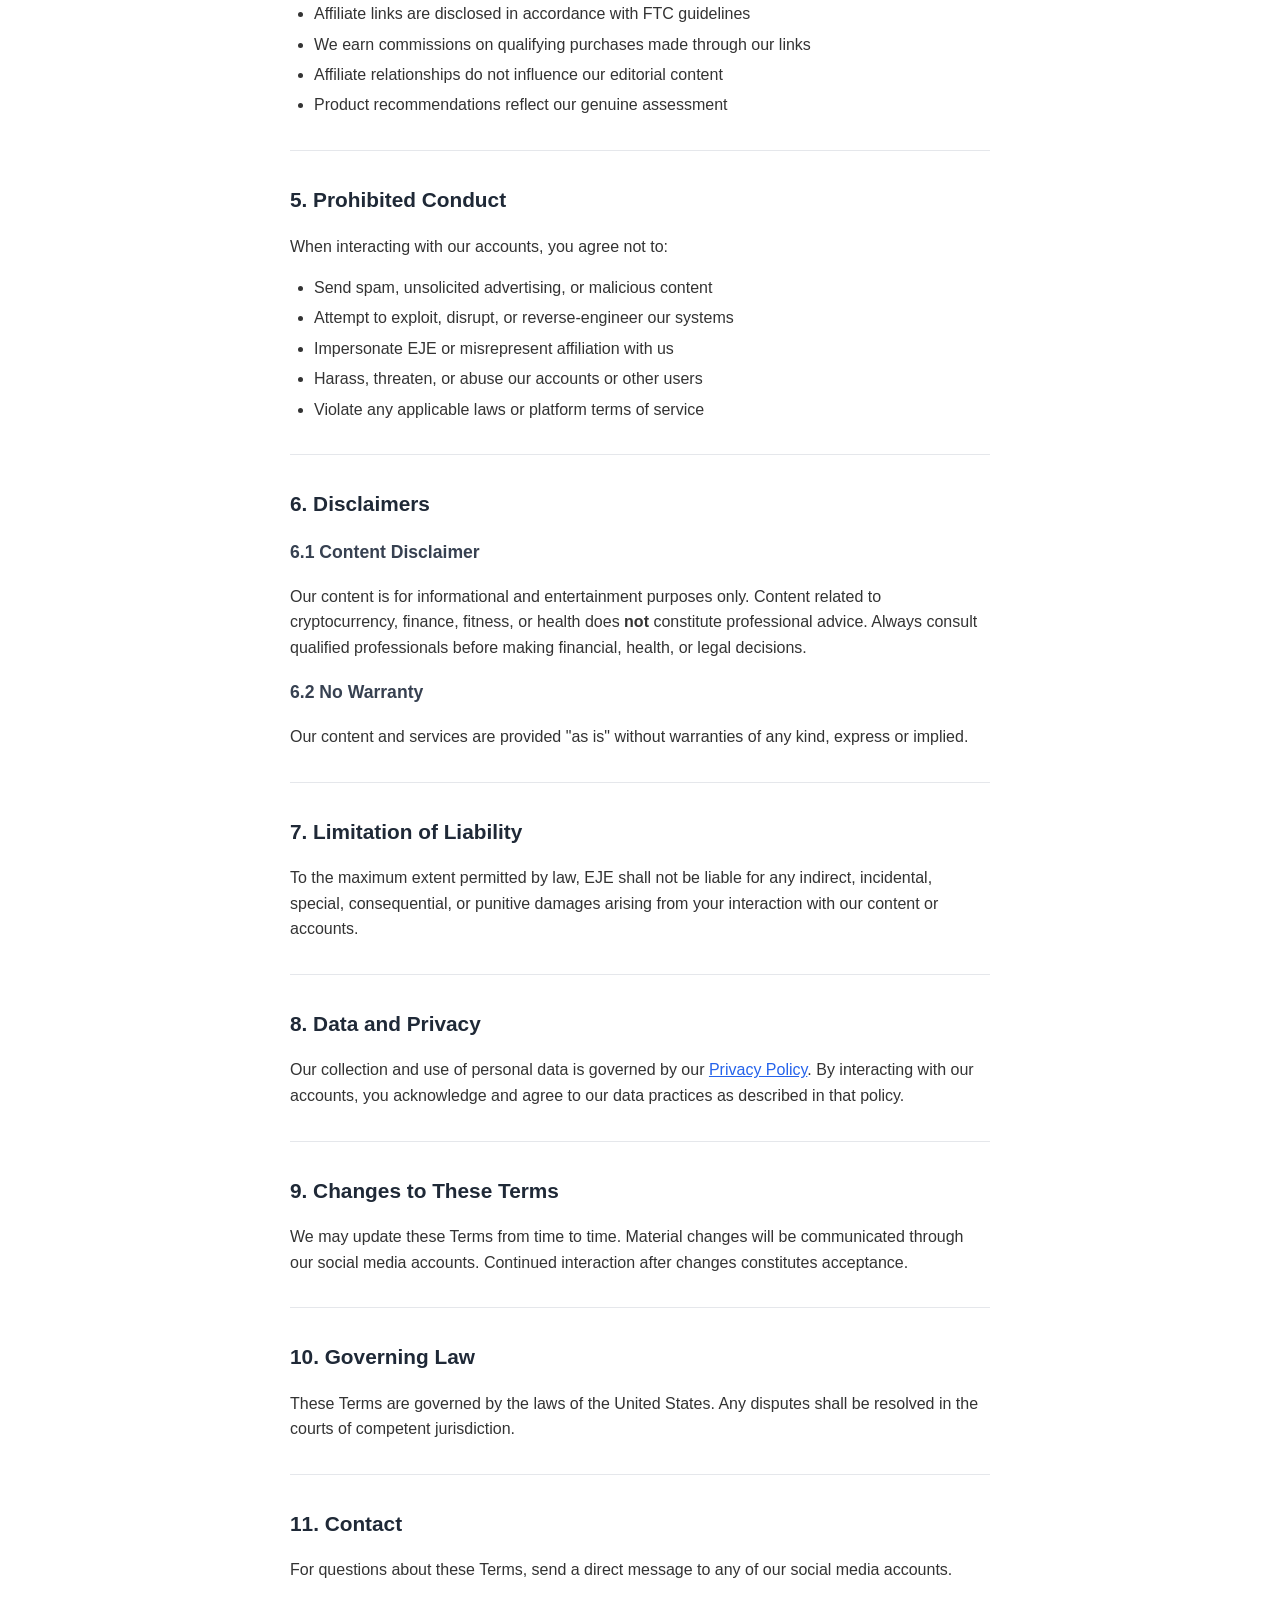
<file: terms-of-service.html>
<!DOCTYPE html>
<html lang="en">
<head>
    <meta charset="UTF-8">
    <meta name="viewport" content="width=device-width, initial-scale=1.0">
    <title>Terms of Service - EJE</title>
    <style>
        body { font-family: -apple-system, BlinkMacSystemFont, 'Segoe UI', Roboto, sans-serif; max-width: 700px; margin: 0 auto; padding: 2rem 1rem; color: #333; line-height: 1.6; }
        h1 { font-size: 1.8rem; border-bottom: 2px solid #e5e7eb; padding-bottom: 0.5rem; }
        h2 { font-size: 1.3rem; margin-top: 2rem; color: #1f2937; }
        h3 { font-size: 1.1rem; color: #374151; }
        hr { border: none; border-top: 1px solid #e5e7eb; margin: 2rem 0; }
        ul { padding-left: 1.5rem; }
        li { margin-bottom: 0.3rem; }
        .meta { font-weight: bold; color: #6b7280; margin-bottom: 2rem; }
        a { color: #2563eb; }
    </style>
</head>
<body>
    <h1>Terms of Service</h1>
    <p class="meta">Last Updated: March 25, 2026 | Effective Date: March 25, 2026</p>

    <h2>1. Introduction</h2>
    <p>These Terms of Service ("Terms") govern your interaction with EJE ("we," "us," or "our") across our social media accounts on Instagram, TikTok, YouTube, LinkedIn, and other platforms.</p>
    <p>By following, engaging with, or messaging our accounts, you agree to these Terms.</p>

    <hr>

    <h2>2. Content</h2>

    <h3>2.1 Our Content</h3>
    <p>All content published by EJE, including images, videos, captions, and text, is owned by or licensed to us. You may share our content using each platform's native sharing features (retweet, repost, share to stories, etc.) but may not reproduce, distribute, or create derivative works without permission.</p>

    <h3>2.2 User Interactions</h3>
    <p>When you interact with our content (comments, replies, DMs):</p>
    <ul>
        <li>You retain ownership of your content</li>
        <li>You grant us a non-exclusive, royalty-free license to read and respond to your messages</li>
        <li>We may use aggregated, anonymized interaction data for analytics purposes</li>
        <li>We will not republish your messages or content without your consent</li>
    </ul>

    <hr>

    <h2>3. Tools and Systems</h2>
    <p>Our team uses industry-standard tools to manage our social media presence, including:</p>
    <ul>
        <li>Content scheduling and publishing</li>
        <li>Message routing and response assistance</li>
        <li>Analytics collection and reporting</li>
        <li>Content quality assurance</li>
        <li>Direct content publishing to TikTok via their Content Posting API</li>
    </ul>
    <p>These tools operate within each platform's official API terms and guidelines.</p>

    <hr>

    <h2>3A. Platform-Specific Terms</h2>
    <p>When using EJE to publish content to third-party platforms, you agree to comply with each platform's terms of service and community guidelines:</p>
    <ul>
        <li><strong>TikTok</strong>: You must comply with <a href="https://www.tiktok.com/legal/page/us/terms-of-service/en">TikTok's Terms of Service</a> and <a href="https://www.tiktok.com/community-guidelines">Community Guidelines</a>. Content published through EJE is subject to TikTok's content moderation policies. You are responsible for accurately setting privacy levels, interaction permissions, and commercial content disclosures for each post.</li>
    </ul>

    <hr>

    <h2>4. Affiliate Links and Monetization</h2>
    <p>Some of our content may contain affiliate links or sponsored recommendations.</p>
    <ul>
        <li>Affiliate links are disclosed in accordance with FTC guidelines</li>
        <li>We earn commissions on qualifying purchases made through our links</li>
        <li>Affiliate relationships do not influence our editorial content</li>
        <li>Product recommendations reflect our genuine assessment</li>
    </ul>

    <hr>

    <h2>5. Prohibited Conduct</h2>
    <p>When interacting with our accounts, you agree not to:</p>
    <ul>
        <li>Send spam, unsolicited advertising, or malicious content</li>
        <li>Attempt to exploit, disrupt, or reverse-engineer our systems</li>
        <li>Impersonate EJE or misrepresent affiliation with us</li>
        <li>Harass, threaten, or abuse our accounts or other users</li>
        <li>Violate any applicable laws or platform terms of service</li>
    </ul>

    <hr>

    <h2>6. Disclaimers</h2>

    <h3>6.1 Content Disclaimer</h3>
    <p>Our content is for informational and entertainment purposes only. Content related to cryptocurrency, finance, fitness, or health does <strong>not</strong> constitute professional advice. Always consult qualified professionals before making financial, health, or legal decisions.</p>

    <h3>6.2 No Warranty</h3>
    <p>Our content and services are provided "as is" without warranties of any kind, express or implied.</p>

    <hr>

    <h2>7. Limitation of Liability</h2>
    <p>To the maximum extent permitted by law, EJE shall not be liable for any indirect, incidental, special, consequential, or punitive damages arising from your interaction with our content or accounts.</p>

    <hr>

    <h2>8. Data and Privacy</h2>
    <p>Our collection and use of personal data is governed by our <a href="privacy-policy.html">Privacy Policy</a>. By interacting with our accounts, you acknowledge and agree to our data practices as described in that policy.</p>

    <hr>

    <h2>9. Changes to These Terms</h2>
    <p>We may update these Terms from time to time. Material changes will be communicated through our social media accounts. Continued interaction after changes constitutes acceptance.</p>

    <hr>

    <h2>10. Governing Law</h2>
    <p>These Terms are governed by the laws of the United States. Any disputes shall be resolved in the courts of competent jurisdiction.</p>

    <hr>

    <h2>11. Contact</h2>
    <p>For questions about these Terms, send a direct message to any of our social media accounts.</p>
</body>
</html>
</file>
